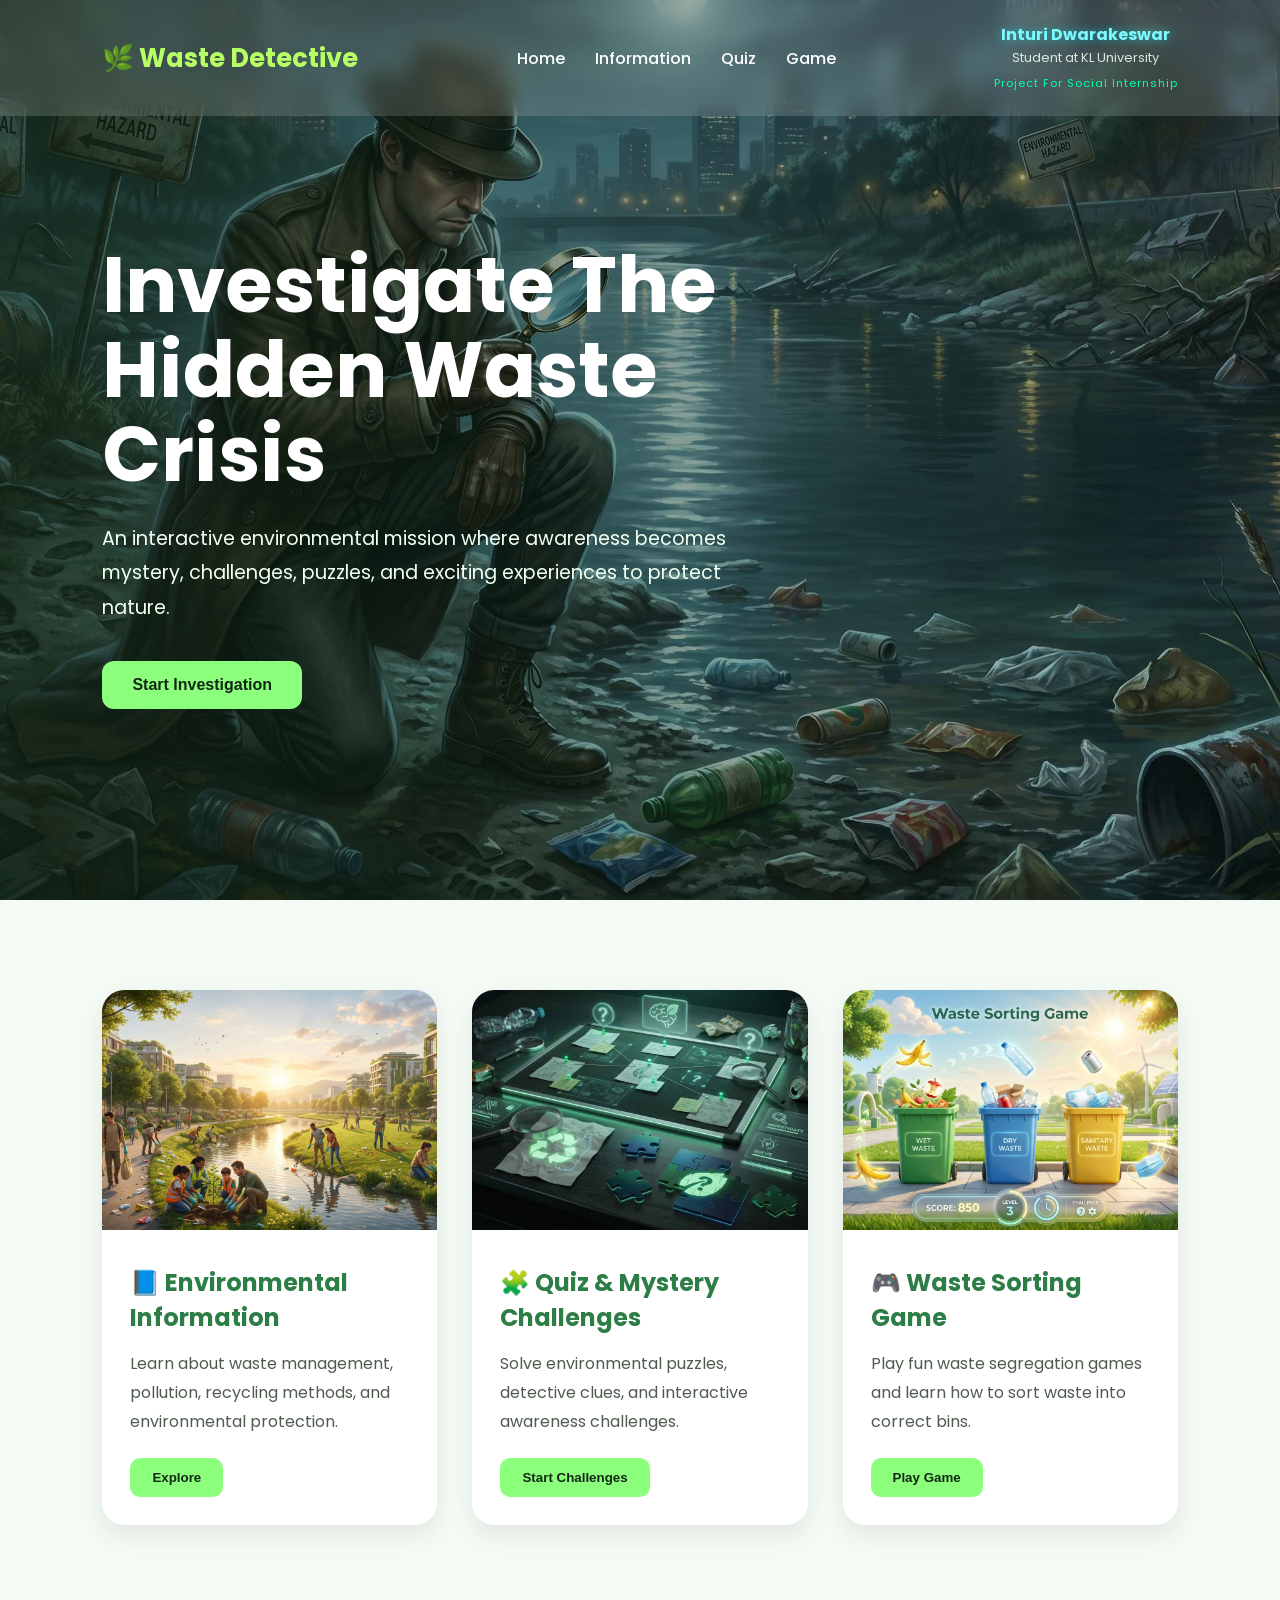
<file: index.html>
<!DOCTYPE html>
<html lang="en">

<head>
    <link rel="icon" type="image/jpeg" href="images/eco-logo.jpg">

    <meta charset="UTF-8">
    <meta name="viewport" content="width=device-width, initial-scale=1.0">

    <title>Waste Detective Mission</title>

    <link rel="stylesheet" href="style.css">

    <link href="https://fonts.googleapis.com/css2?family=Poppins:wght@300;400;500;600;700&display=swap" rel="stylesheet">

</head>

<body>

    <!-- HERO SECTION -->
    <section class="hero">

        <!-- HERO IMAGE -->
        <img src="images/detective-hero.jpg" class="hero-image">

        <!-- OVERLAY -->
        <div class="hero-overlay"></div>

        <!-- NAVBAR -->
        <nav>

            <div class="logo">
                🌿 Waste Detective
            </div>

            <ul>
                <li><a href="index.html">Home</a></li>
                <li><a href="info.html">Information</a></li>
                <li><a href="quiz.html">Quiz</a></li>
                <li><a href="game.html">Game</a></li>
            </ul>

            <div class="student-info">
                <h3>Inturi Dwarakeswar</h3>
                <p>Student at KL University</p>
                <span>Project For Social Internship</span>
            </div>

        </nav>

        <!-- HERO CONTENT -->
        <div class="hero-content">

            <h1>
                Investigate The Hidden Waste Crisis
            </h1>

            <p>
                An interactive environmental mission where awareness becomes mystery,
                challenges, puzzles, and exciting experiences to protect nature.
            </p>

            <div class="hero-buttons">

                <a href="#cards">
                    <button class="primary-btn">
                        Start Investigation
                    </button>
                </a>

            </div>

        </div>

    </section>

    <!-- CARDS SECTION -->
    <section class="cards-section" id="cards">

        <!-- INFORMATION -->
        <div class="card">

            <img src="images/environment-info.jpg">

            <div class="card-content">

                <h2>📘 Environmental Information</h2>

                <p>
                    Learn about waste management, pollution,
                    recycling methods, and environmental protection.
                </p>

                <a href="info.html">
                    <button>Explore</button>
                </a>

            </div>

        </div>

        <!-- QUIZ -->
        <div class="card">

            <img src="images/mystery-quiz.jpg">

            <div class="card-content">

                <h2>🧩 Quiz & Mystery Challenges</h2>

                <p>
                    Solve environmental puzzles, detective clues,
                    and interactive awareness challenges.
                </p>

                <a href="quiz.html">
                    <button>Start Challenges</button>
                </a>

            </div>

        </div>

        <!-- GAME -->
        <div class="card">

            <img src="images/waste-game.jpg">

            <div class="card-content">

                <h2>🎮 Waste Sorting Game</h2>

                <p>
                    Play fun waste segregation games and learn how to
                    sort waste into correct bins.
                </p>

                <a href="game.html">
                    <button>Play Game</button>
                </a>

            </div>

        </div>

    </section>

</body>

</html>
</file>
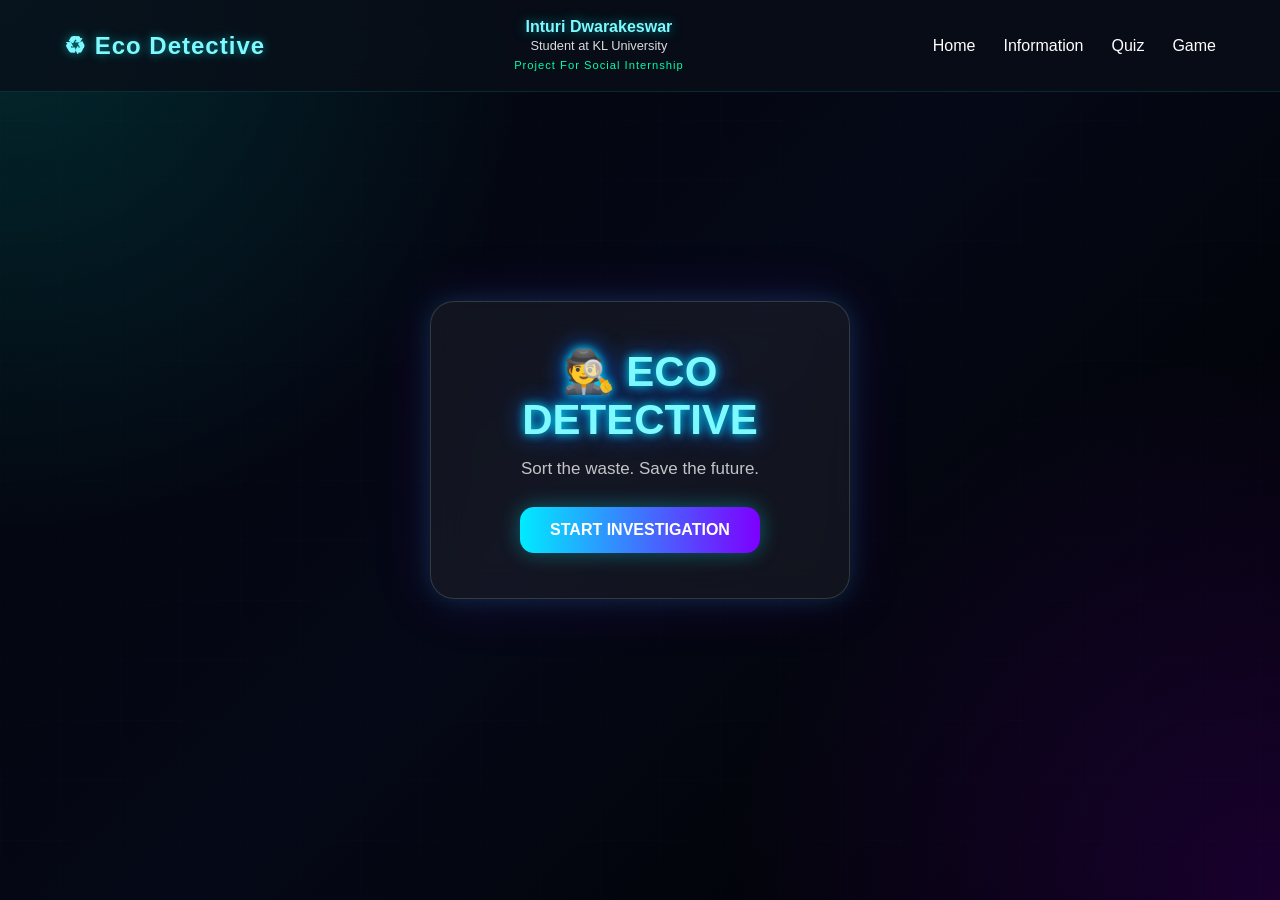
<file: game.html>
<!DOCTYPE html>
<html lang="en">

<head>
    <meta charset="UTF-8">
    <meta name="viewport" content="width=device-width, initial-scale=1.0">
    <title>Eco Detective Game</title>

    <link rel="stylesheet" href="game.css">
</head>

<body>

<!-- =========================
     GAME NAVBAR
========================= -->

<nav class="game-navbar">

    <!-- LEFT LOGO -->
    <div class="game-logo">
        ♻ Eco Detective
    </div>

    <!-- CENTER STUDENT INFO -->
    <div class="student-info">
        <h3>Inturi Dwarakeswar</h3>
        <p>Student at KL University</p>
        <span>Project For Social Internship</span>
    </div>

    <!-- RIGHT NAVIGATION -->
    <ul class="game-nav-links">

        <li><a href="index.html">Home</a></li>

        <li><a href="info.html">Information</a></li>

        <li><a href="quiz.html">Quiz</a></li>

        <li><a href="game.html">Game</a></li>

    </ul>

</nav>

<!-- =========================
    START SCREEN
========================= -->



<div class="start-screen" id="startScreen">

    <div class="start-card">

        <h1>🕵️ ECO DETECTIVE</h1>

        <p>Sort the waste. Save the future.</p>

        <button onclick="startGame()">
            START INVESTIGATION
        </button>

    </div>

</div>

<!-- =========================
    TOP HUD
========================= -->

<div class="hud hidden" id="hud">

    <div class="score-box">
        SCORE:
        <span id="score">0</span>
    </div>

</div>

<!-- =========================
    MAIN GAME
========================= -->

<div class="game-wrapper hidden" id="gameWrapper">

    <!-- WASTE DISPLAY -->
    <div class="waste-zone">

        <div id="wasteItem" class="waste-item">
            🍌
        </div>

    </div>

    <!-- MESSAGE -->
    <div id="message"></div>

    <!-- BINS -->
    <div class="bin-zone">

        <div class="bin green" onclick="checkAnswer('wet')">

            <div class="bin-icon">🟢</div>

            <div class="bin-text">
                WET WASTE
            </div>

        </div>

        <div class="bin blue" onclick="checkAnswer('dry')">

            <div class="bin-icon">🔵</div>

            <div class="bin-text">
                DRY WASTE
            </div>

        </div>

        <div class="bin red" onclick="checkAnswer('sanitary')">

            <div class="bin-icon">🔴</div>

            <div class="bin-text">
                SANITARY
            </div>

        </div>

        <div class="bin black" onclick="checkAnswer('ewaste')">

            <div class="bin-icon">⚫</div>

            <div class="bin-text">
                E-WASTE
            </div>

        </div>

    </div>

</div>

<script src="game.js"></script>

</body>
</html>
</file>
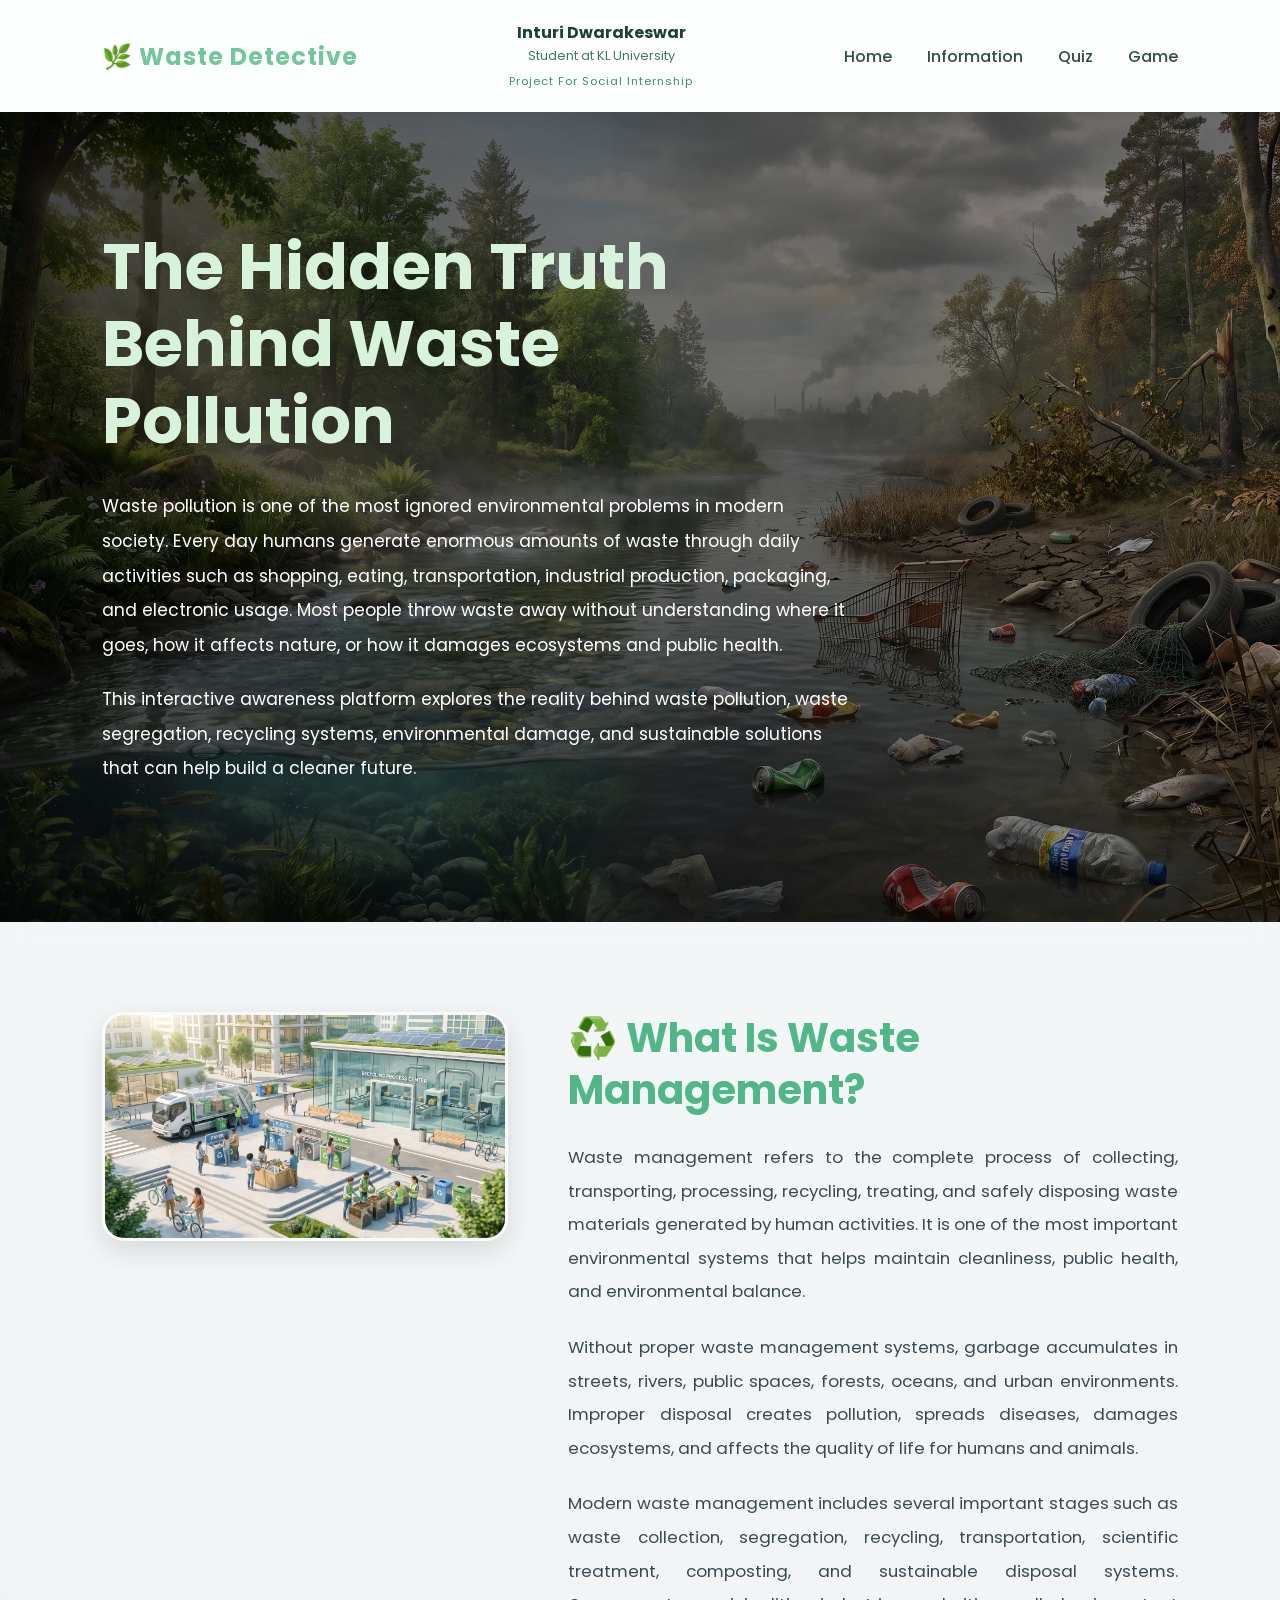
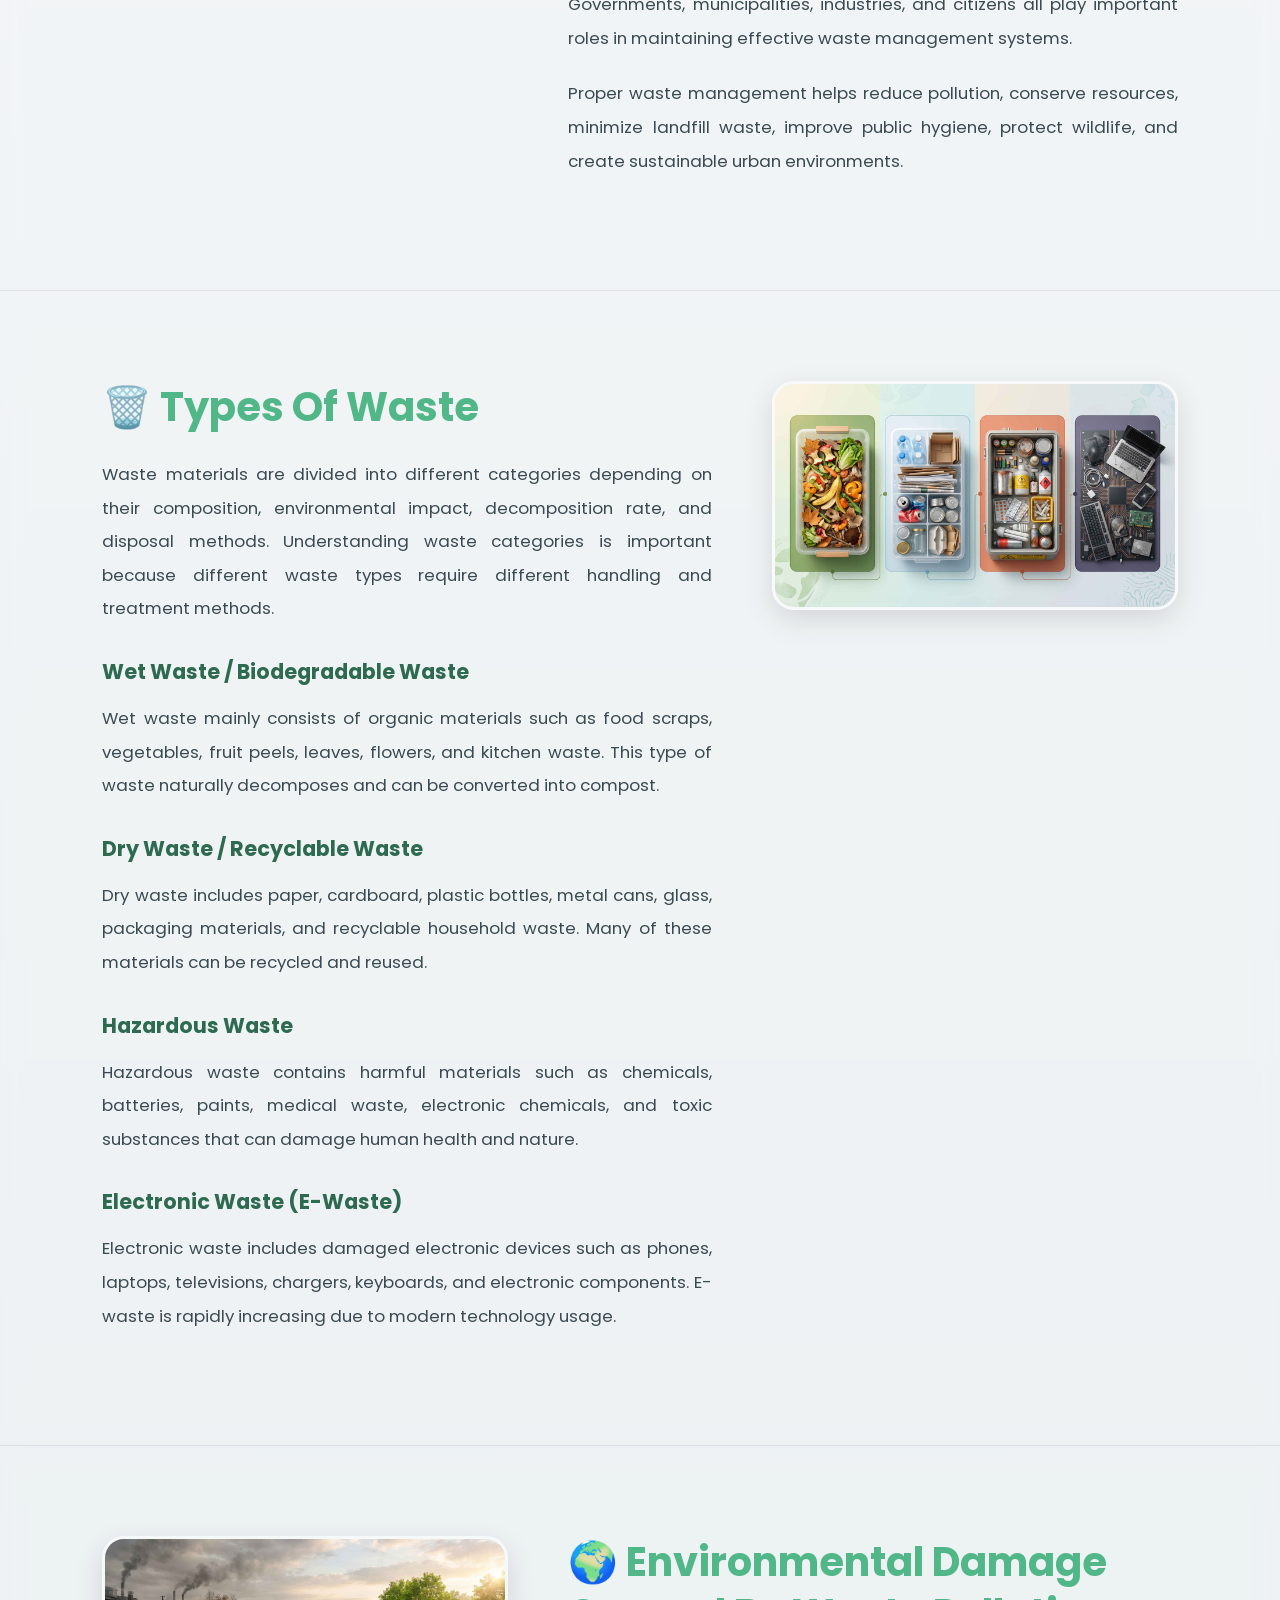
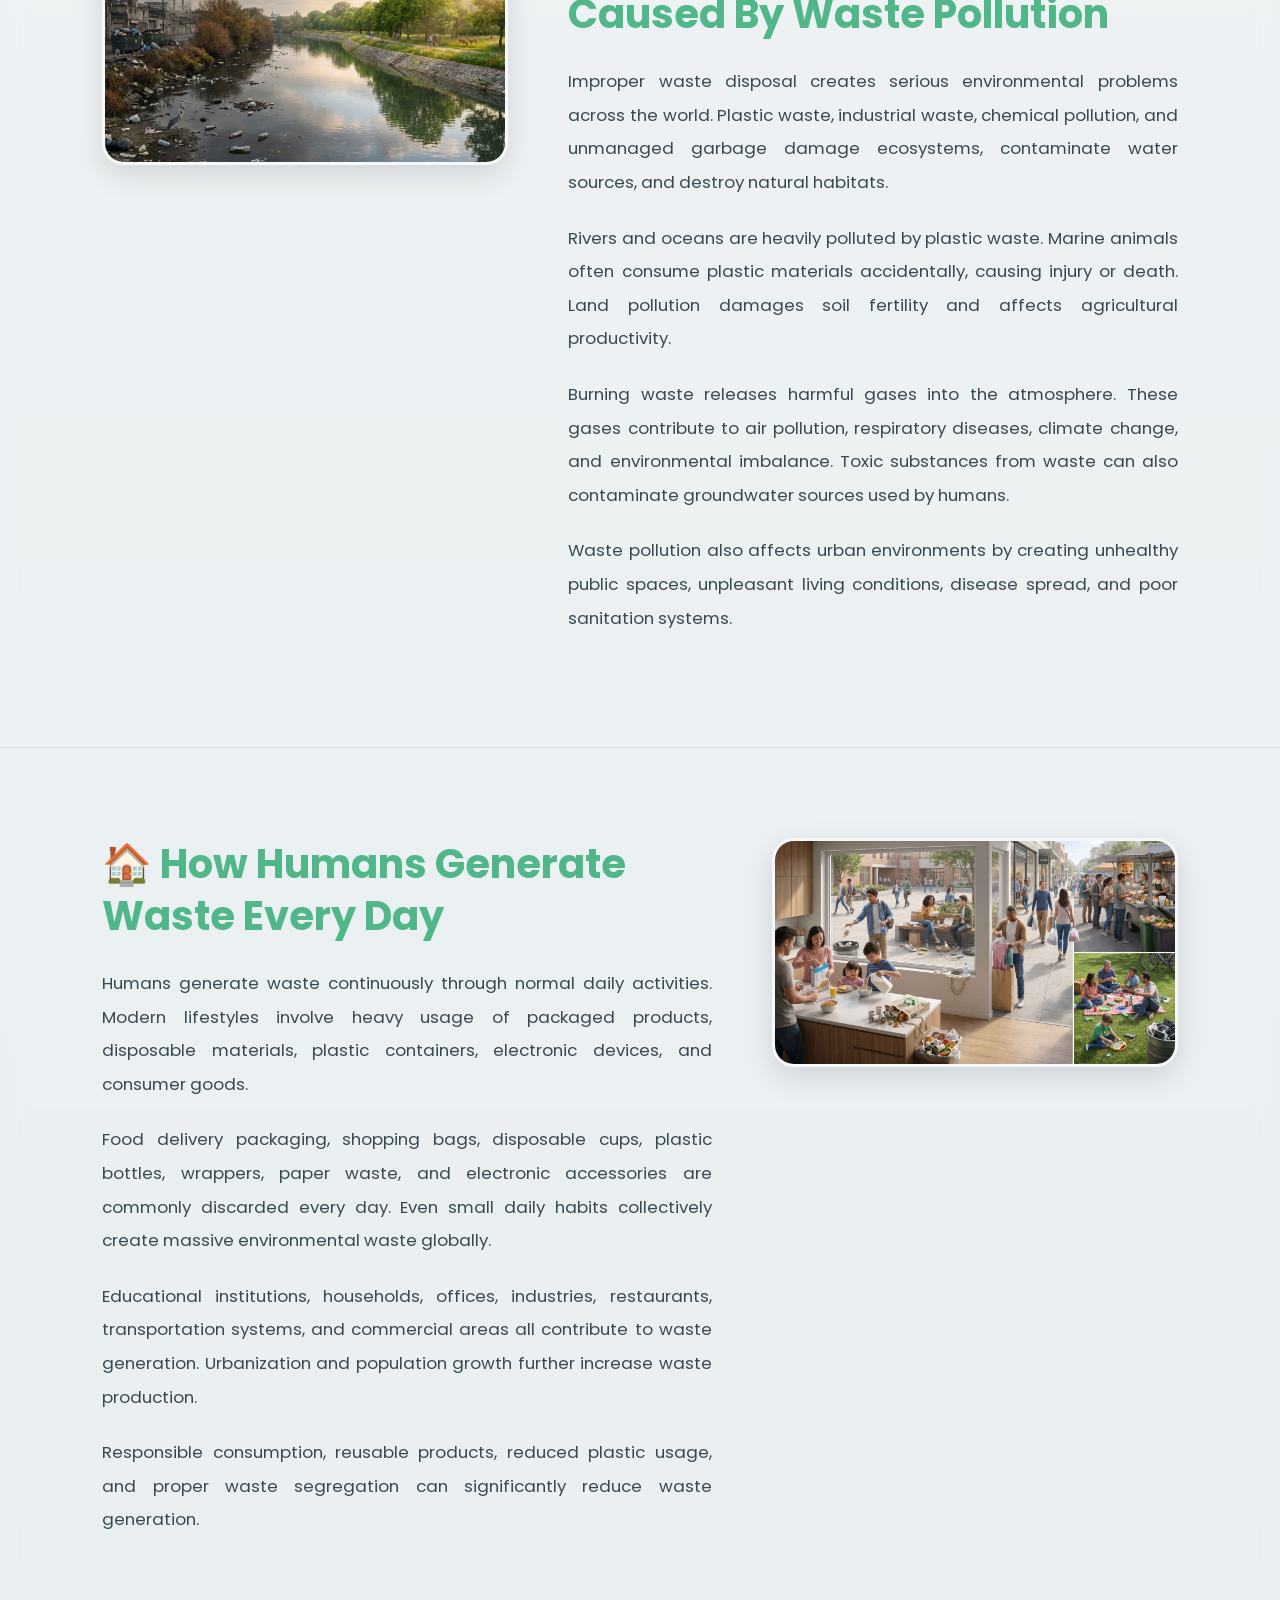
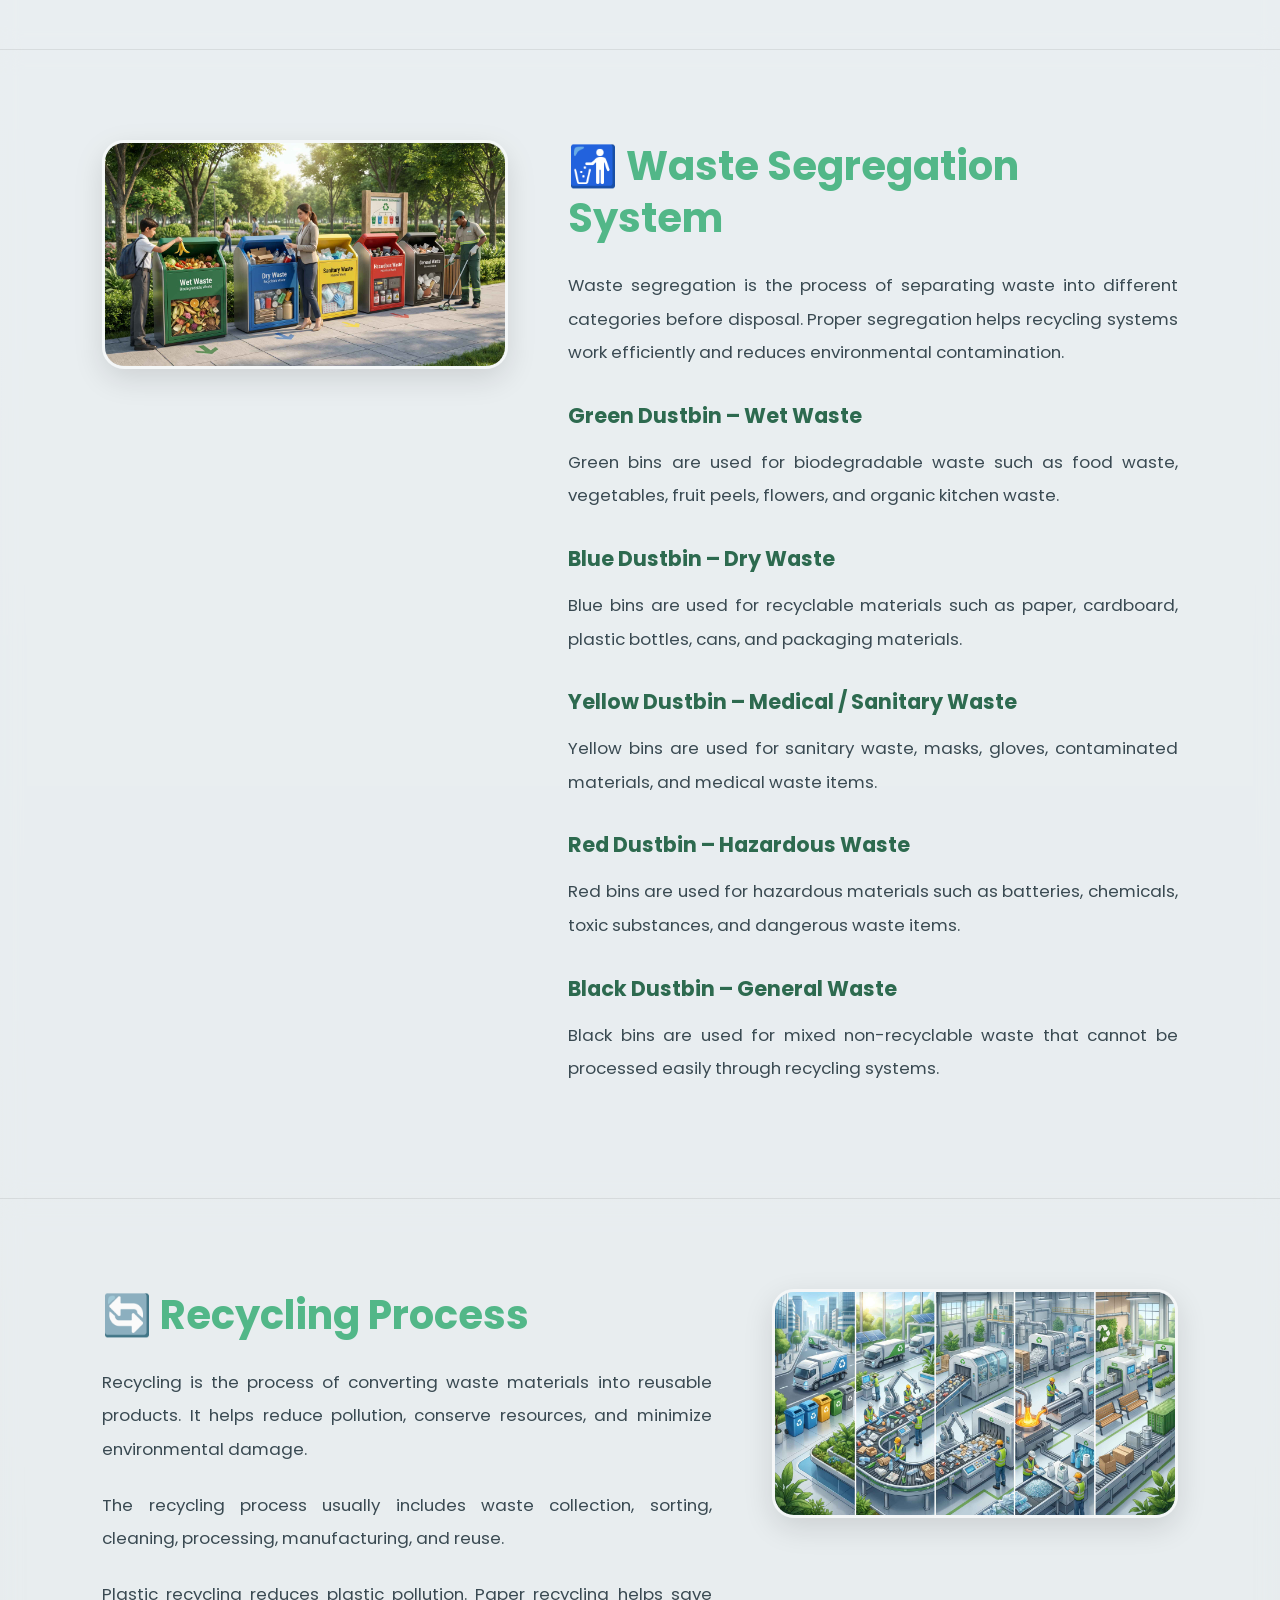
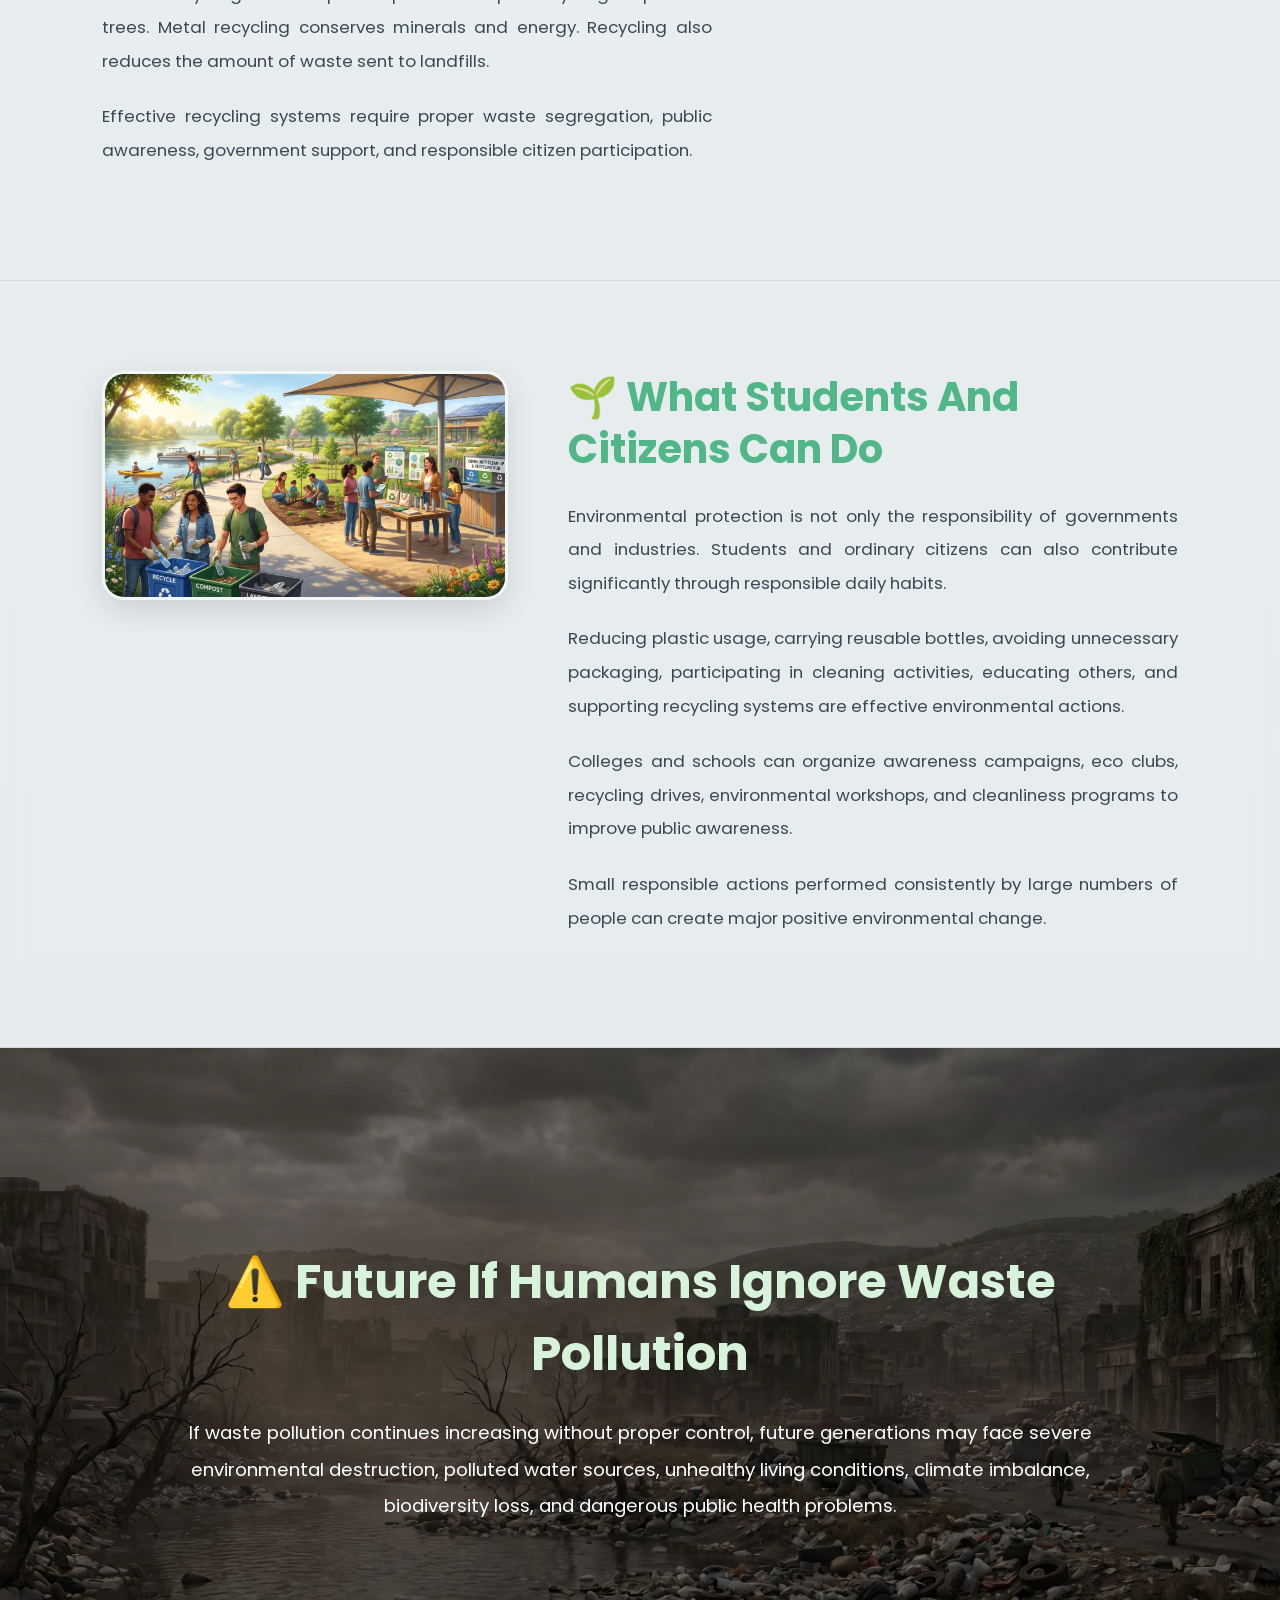
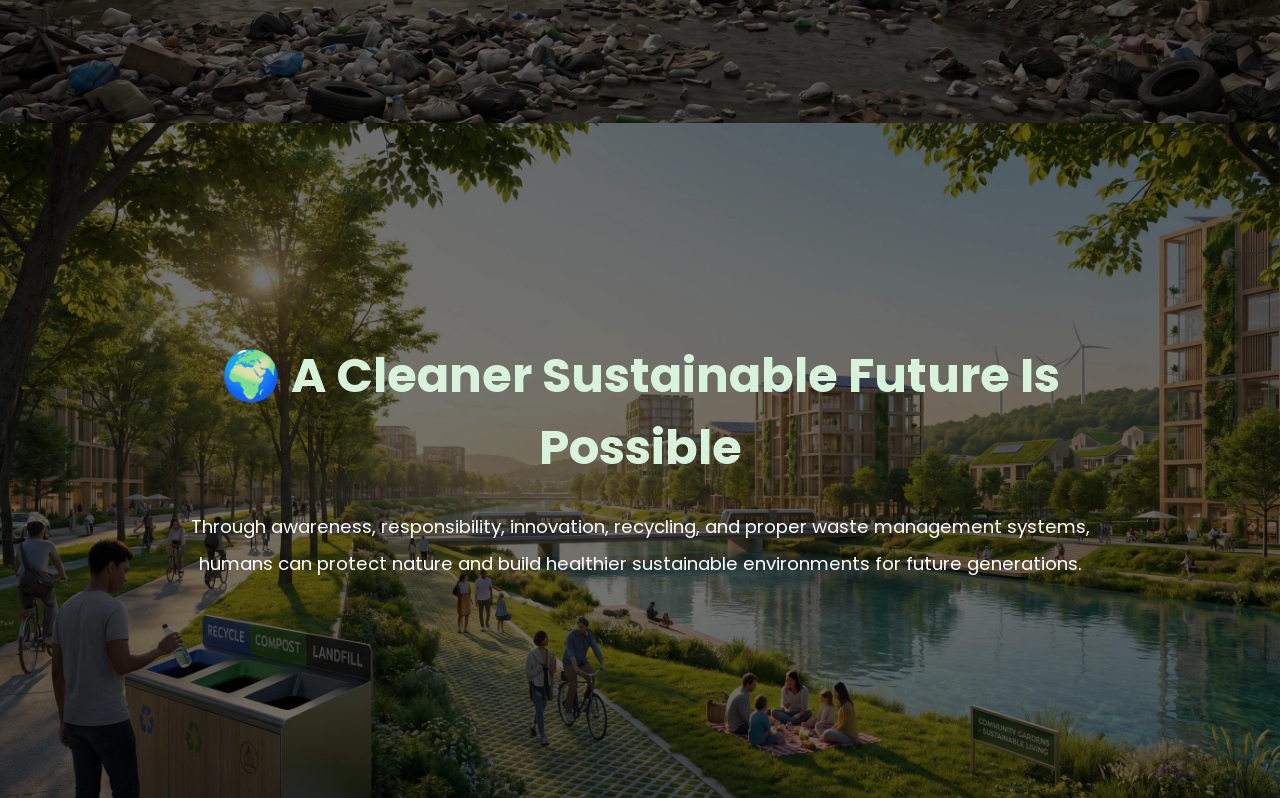
<file: info.html>
<!DOCTYPE html>
<html lang="en">

<head>
    <link rel="icon" type="image/jpeg" href="images/eco-logo.jpg">

    <meta charset="UTF-8">
    <meta name="viewport" content="width=device-width, initial-scale=1.0">

    <title>Waste Management Information</title>

    <link rel="stylesheet" href="style.css">

    <link href="https://fonts.googleapis.com/css2?family=Poppins:wght@300;400;500;600;700&display=swap" rel="stylesheet">

</head>

<body>

    <!-- NAVBAR -->

    <nav class="info-navbar">

        <div class="info-logo">
            🌿 Waste Detective
        </div>

        <div class="student-info info-student-info">
        <h3>Inturi Dwarakeswar</h3>
        <p>Student at KL University</p>
        <span>Project For Social Internship</span>
    </div>

        <ul class="info-nav-links">

            <li><a href="index.html">Home</a></li>
            <li><a href="info.html">Information</a></li>
            <li><a href="quiz.html">Quiz</a></li>
            <li><a href="game.html">Game</a></li>

        </ul>

    </nav>





    <!-- HERO SECTION -->

    <section class="info-hero">

        <div class="info-hero-overlay"></div>

        <img src="images/info-intro.jpg" alt="Waste Awareness">

        <div class="info-hero-content">

            <h1>
                The Hidden Truth Behind Waste Pollution
            </h1>

            <p>
                Waste pollution is one of the most ignored environmental problems in modern society.
                Every day humans generate enormous amounts of waste through daily activities such as
                shopping, eating, transportation, industrial production, packaging, and electronic usage.
                Most people throw waste away without understanding where it goes, how it affects nature,
                or how it damages ecosystems and public health.
            </p>

            <p>
                This interactive awareness platform explores the reality behind waste pollution,
                waste segregation, recycling systems, environmental damage, and sustainable solutions
                that can help build a cleaner future.
            </p>

        </div>

    </section>





    <!-- SECTION 1 -->

    <section class="article-section">

        <div class="article-image">

            <img src="images/waste-management.jpg" alt="Waste Management">

        </div>

        <div class="article-content">

            <h2>♻️ What Is Waste Management?</h2>

            <p>
                Waste management refers to the complete process of collecting, transporting,
                processing, recycling, treating, and safely disposing waste materials generated
                by human activities. It is one of the most important environmental systems that
                helps maintain cleanliness, public health, and environmental balance.
            </p>

            <p>
                Without proper waste management systems, garbage accumulates in streets,
                rivers, public spaces, forests, oceans, and urban environments. Improper disposal
                creates pollution, spreads diseases, damages ecosystems, and affects the quality
                of life for humans and animals.
            </p>

            <p>
                Modern waste management includes several important stages such as waste collection,
                segregation, recycling, transportation, scientific treatment, composting, and
                sustainable disposal systems. Governments, municipalities, industries, and citizens
                all play important roles in maintaining effective waste management systems.
            </p>

            <p>
                Proper waste management helps reduce pollution, conserve resources,
                minimize landfill waste, improve public hygiene, protect wildlife,
                and create sustainable urban environments.
            </p>

        </div>

    </section>





    <!-- SECTION 2 -->

    <section class="article-section reverse-layout">

        <div class="article-image">

            <img src="images/waste-types.jpg" alt="Types of Waste">

        </div>

        <div class="article-content">

            <h2>🗑️ Types Of Waste</h2>

            <p>
                Waste materials are divided into different categories depending on their
                composition, environmental impact, decomposition rate, and disposal methods.
                Understanding waste categories is important because different waste types require
                different handling and treatment methods.
            </p>

            <h3>Wet Waste / Biodegradable Waste</h3>

            <p>
                Wet waste mainly consists of organic materials such as food scraps,
                vegetables, fruit peels, leaves, flowers, and kitchen waste.
                This type of waste naturally decomposes and can be converted into compost.
            </p>

            <h3>Dry Waste / Recyclable Waste</h3>

            <p>
                Dry waste includes paper, cardboard, plastic bottles, metal cans,
                glass, packaging materials, and recyclable household waste.
                Many of these materials can be recycled and reused.
            </p>

            <h3>Hazardous Waste</h3>

            <p>
                Hazardous waste contains harmful materials such as chemicals,
                batteries, paints, medical waste, electronic chemicals,
                and toxic substances that can damage human health and nature.
            </p>

            <h3>Electronic Waste (E-Waste)</h3>

            <p>
                Electronic waste includes damaged electronic devices such as phones,
                laptops, televisions, chargers, keyboards, and electronic components.
                E-waste is rapidly increasing due to modern technology usage.
            </p>

        </div>

    </section>





    <!-- SECTION 3 -->

    <section class="article-section">

        <div class="article-image">

            <img src="images/pollution-impact.jpg" alt="Pollution">

        </div>

        <div class="article-content">

            <h2>🌍 Environmental Damage Caused By Waste Pollution</h2>

            <p>
                Improper waste disposal creates serious environmental problems across the world.
                Plastic waste, industrial waste, chemical pollution, and unmanaged garbage damage
                ecosystems, contaminate water sources, and destroy natural habitats.
            </p>

            <p>
                Rivers and oceans are heavily polluted by plastic waste. Marine animals often
                consume plastic materials accidentally, causing injury or death. Land pollution
                damages soil fertility and affects agricultural productivity.
            </p>

            <p>
                Burning waste releases harmful gases into the atmosphere. These gases contribute
                to air pollution, respiratory diseases, climate change, and environmental imbalance.
                Toxic substances from waste can also contaminate groundwater sources used by humans.
            </p>

            <p>
                Waste pollution also affects urban environments by creating unhealthy public spaces,
                unpleasant living conditions, disease spread, and poor sanitation systems.
            </p>

        </div>

    </section>





    <!-- SECTION 4 -->

    <section class="article-section reverse-layout">

        <div class="article-image">

            <img src="images/daily-waste.jpg" alt="Daily Waste">

        </div>

        <div class="article-content">

            <h2>🏠 How Humans Generate Waste Every Day</h2>

            <p>
                Humans generate waste continuously through normal daily activities.
                Modern lifestyles involve heavy usage of packaged products, disposable materials,
                plastic containers, electronic devices, and consumer goods.
            </p>

            <p>
                Food delivery packaging, shopping bags, disposable cups, plastic bottles,
                wrappers, paper waste, and electronic accessories are commonly discarded every day.
                Even small daily habits collectively create massive environmental waste globally.
            </p>

            <p>
                Educational institutions, households, offices, industries, restaurants,
                transportation systems, and commercial areas all contribute to waste generation.
                Urbanization and population growth further increase waste production.
            </p>

            <p>
                Responsible consumption, reusable products, reduced plastic usage,
                and proper waste segregation can significantly reduce waste generation.
            </p>

        </div>

    </section>





    <!-- SECTION 5 -->

    <section class="article-section">

        <div class="article-image">

            <img src="images/waste-segregation.jpg" alt="Waste Segregation">

        </div>

        <div class="article-content">

            <h2>🚮 Waste Segregation System</h2>

            <p>
                Waste segregation is the process of separating waste into different categories
                before disposal. Proper segregation helps recycling systems work efficiently
                and reduces environmental contamination.
            </p>

            <h3>Green Dustbin – Wet Waste</h3>

            <p>
                Green bins are used for biodegradable waste such as food waste,
                vegetables, fruit peels, flowers, and organic kitchen waste.
            </p>

            <h3>Blue Dustbin – Dry Waste</h3>

            <p>
                Blue bins are used for recyclable materials such as paper,
                cardboard, plastic bottles, cans, and packaging materials.
            </p>

            <h3>Yellow Dustbin – Medical / Sanitary Waste</h3>

            <p>
                Yellow bins are used for sanitary waste, masks, gloves,
                contaminated materials, and medical waste items.
            </p>

            <h3>Red Dustbin – Hazardous Waste</h3>

            <p>
                Red bins are used for hazardous materials such as batteries,
                chemicals, toxic substances, and dangerous waste items.
            </p>

            <h3>Black Dustbin – General Waste</h3>

            <p>
                Black bins are used for mixed non-recyclable waste that
                cannot be processed easily through recycling systems.
            </p>

        </div>

    </section>





    <!-- SECTION 6 -->

    <section class="article-section reverse-layout">

        <div class="article-image">

            <img src="images/recycling-process.jpg" alt="Recycling">

        </div>

        <div class="article-content">

            <h2>🔄 Recycling Process</h2>

            <p>
                Recycling is the process of converting waste materials into reusable products.
                It helps reduce pollution, conserve resources, and minimize environmental damage.
            </p>

            <p>
                The recycling process usually includes waste collection, sorting,
                cleaning, processing, manufacturing, and reuse.
            </p>

            <p>
                Plastic recycling reduces plastic pollution. Paper recycling helps save trees.
                Metal recycling conserves minerals and energy. Recycling also reduces the amount
                of waste sent to landfills.
            </p>

            <p>
                Effective recycling systems require proper waste segregation,
                public awareness, government support, and responsible citizen participation.
            </p>

        </div>

    </section>





    <!-- SECTION 7 -->

    <section class="article-section">

        <div class="article-image">

            <img src="images/student-action.jpg" alt="Student Action">

        </div>

        <div class="article-content">

            <h2>🌱 What Students And Citizens Can Do</h2>

            <p>
                Environmental protection is not only the responsibility of governments
                and industries. Students and ordinary citizens can also contribute
                significantly through responsible daily habits.
            </p>

            <p>
                Reducing plastic usage, carrying reusable bottles, avoiding unnecessary packaging,
                participating in cleaning activities, educating others, and supporting recycling
                systems are effective environmental actions.
            </p>

            <p>
                Colleges and schools can organize awareness campaigns, eco clubs,
                recycling drives, environmental workshops, and cleanliness programs
                to improve public awareness.
            </p>

            <p>
                Small responsible actions performed consistently by large numbers of people
                can create major positive environmental change.
            </p>

        </div>

    </section>





    <!-- SECTION 8 -->

    <section class="future-section">

        <img src="images/polluted-future.jpg" alt="Polluted Future">

        <div class="future-overlay"></div>

        <div class="future-content">

            <h2>⚠️ Future If Humans Ignore Waste Pollution</h2>

            <p>
                If waste pollution continues increasing without proper control,
                future generations may face severe environmental destruction,
                polluted water sources, unhealthy living conditions,
                climate imbalance, biodiversity loss, and dangerous public health problems.
            </p>

        </div>

    </section>





    <!-- FINAL SECTION -->

    <section class="future-section">

        <img src="images/sustainable-future.jpg" alt="Sustainable Future">

        <div class="future-overlay"></div>

        <div class="future-content">

            <h2>🌍 A Cleaner Sustainable Future Is Possible</h2>

            <p>
                Through awareness, responsibility, innovation, recycling,
                and proper waste management systems, humans can protect nature
                and build healthier sustainable environments for future generations.
            </p>

        </div>

    </section>





</body>

</html>
</file>
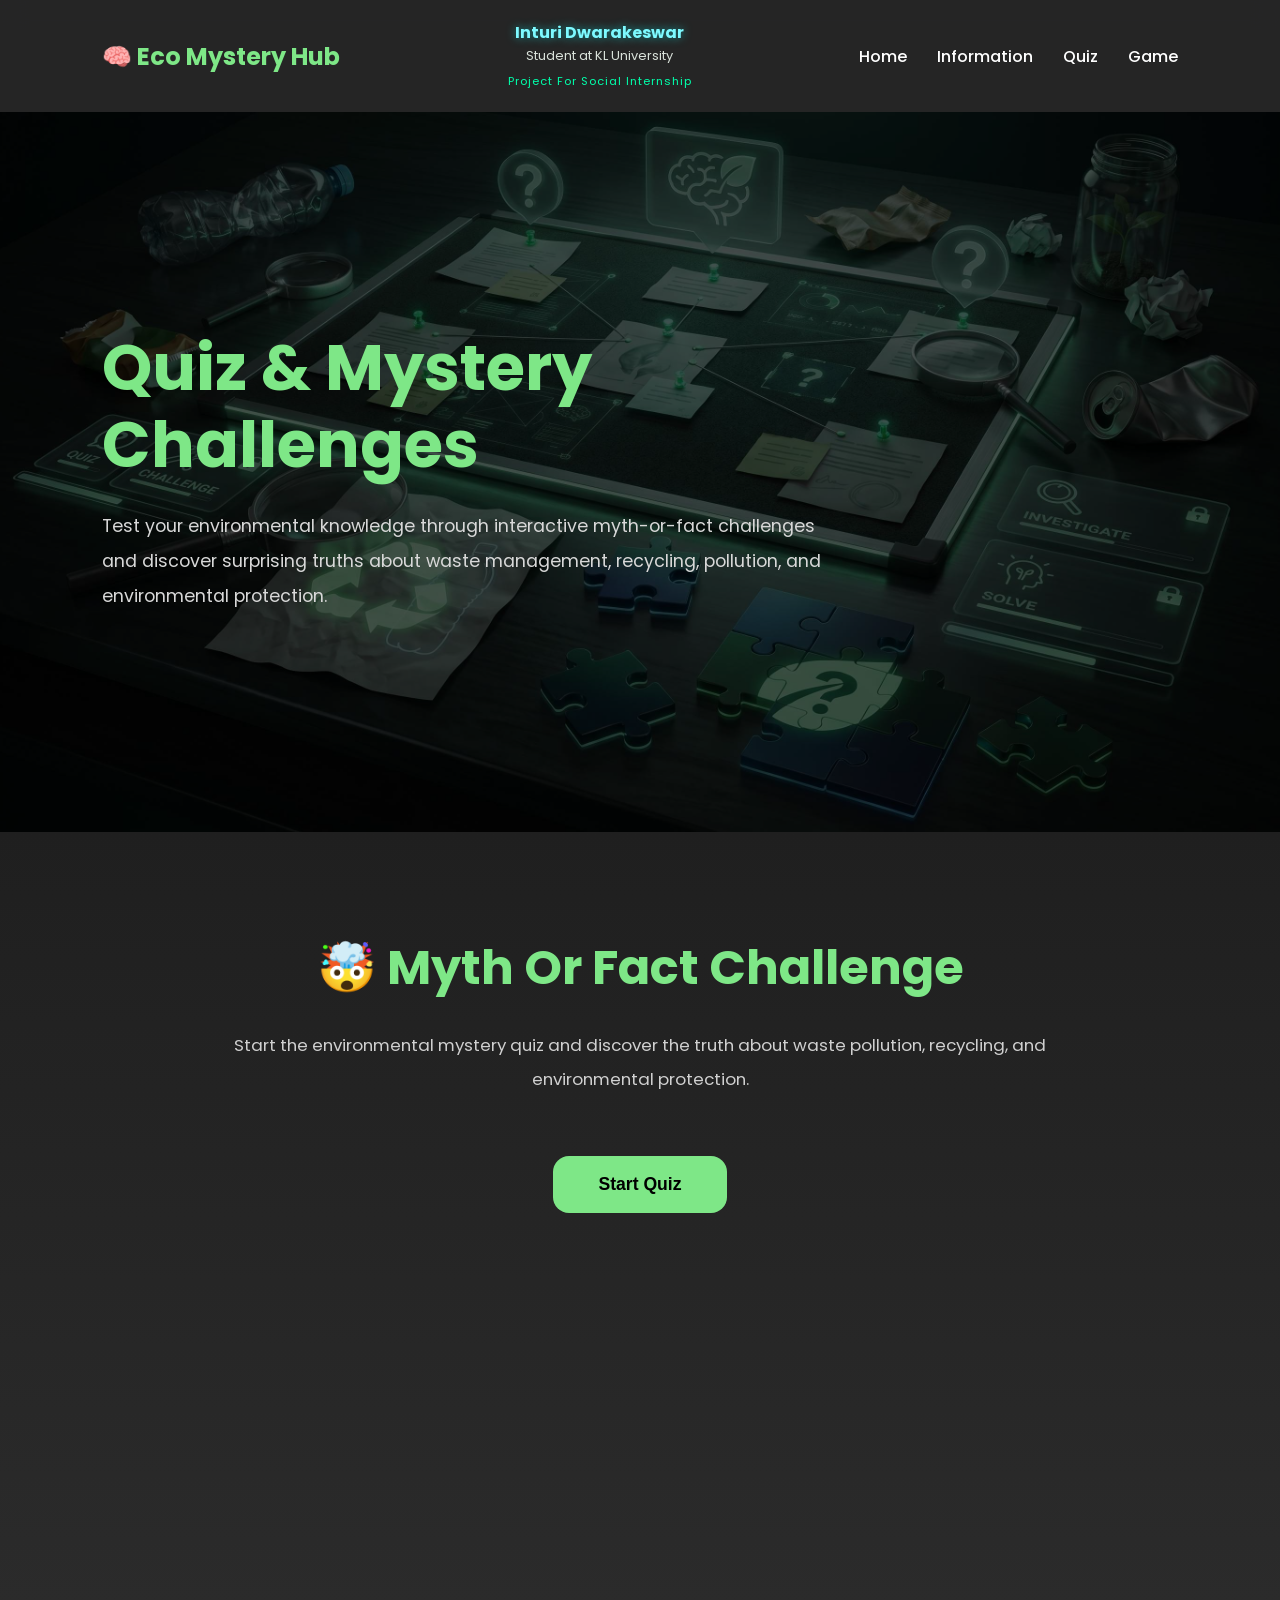
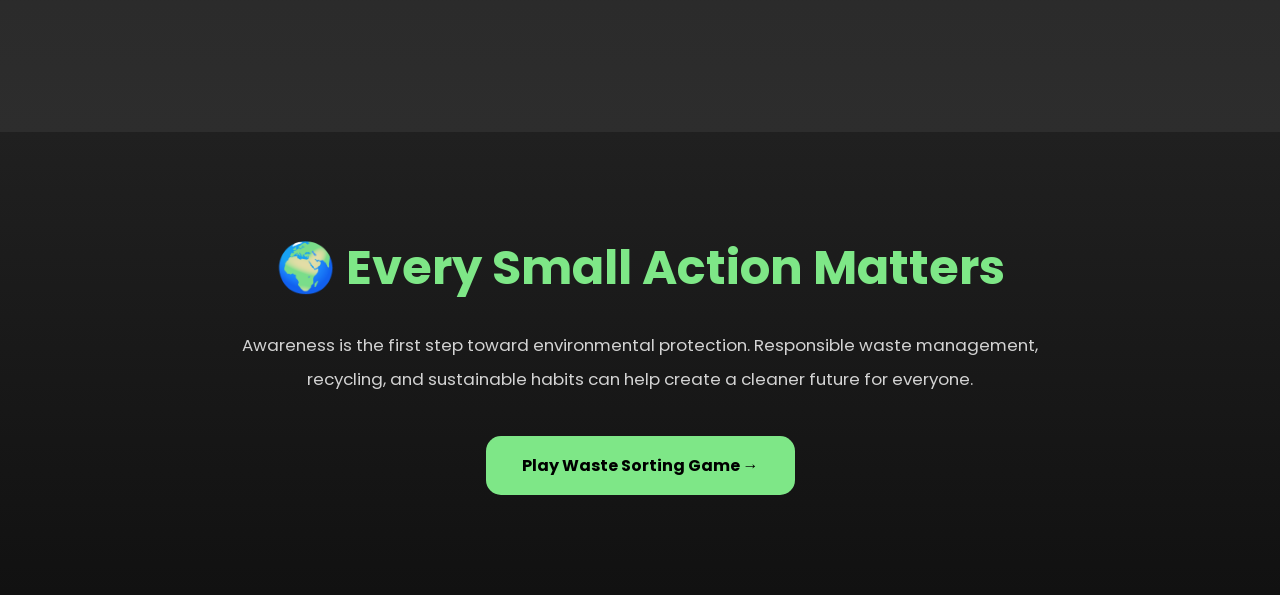
<file: quiz.html>
<!DOCTYPE html>
<html lang="en">

<head>
    <link rel="icon" type="image/jpeg" href="images/eco-logo.jpg">

    <meta charset="UTF-8">
    <meta name="viewport" content="width=device-width, initial-scale=1.0">

    <title>Quiz & Mystery Challenges</title>

    <link rel="stylesheet" href="style.css">

    <link href="https://fonts.googleapis.com/css2?family=Poppins:wght@300;400;500;600;700&display=swap" rel="stylesheet">

</head>

<body>



    <!-- NAVBAR -->

    <nav class="quiz-navbar">

        <div class="quiz-logo">
            🧠 Eco Mystery Hub
        </div>

        <div class="student-info">
        <h3>Inturi Dwarakeswar</h3>
        <p>Student at KL University</p>
        <span>Project For Social Internship</span>
    </div>

        <ul class="quiz-nav-links">

            <li><a href="index.html">Home</a></li>
            <li><a href="info.html">Information</a></li>
            <li><a href="quiz.html">Quiz</a></li>
            <li><a href="game.html">Game</a></li>

        </ul>

    </nav>





    <!-- HERO SECTION -->

    <section class="quiz-hero">

        <div class="quiz-overlay"></div>

        <img src="images/mystery-quiz.jpg" alt="Quiz Hero">

        <div class="quiz-hero-content">

            <h1>
                Quiz & Mystery Challenges
            </h1>

            <p>
                Test your environmental knowledge through interactive myth-or-fact
                challenges and discover surprising truths about waste management,
                recycling, pollution, and environmental protection.
            </p>

        </div>

    </section>





    <!-- QUIZ SECTION -->

    <section class="myth-section">

        <h2>🤯 Myth Or Fact Challenge</h2>

        <p class="quiz-intro">
            Start the environmental mystery quiz and discover the truth about
            waste pollution, recycling, and environmental protection.
        </p>



        <!-- START SCREEN -->

        <div class="start-screen" id="startScreen">

            <button class="start-btn" onclick="startQuiz()">
                Start Quiz
            </button>

        </div>



        <!-- QUIZ CONTAINER -->

        <div class="quiz-container hidden" id="quizContainer">

            <div class="question-box">

                <h3 id="questionText">
                    Question appears here
                </h3>

                <div class="quiz-buttons">

                    <button onclick="checkAnswer('myth')">
                        MYTH
                    </button>

                    <button onclick="checkAnswer('fact')">
                        FACT
                    </button>

                </div>

                <p class="answer-text" id="answerText"></p>

                <button class="next-btn hidden" id="nextBtn" onclick="nextQuestion()">
                    Next Question →
                </button>

            </div>

        </div>



        <!-- RESULT SCREEN -->

        <div class="result-screen hidden" id="resultScreen">

            <h2>
                🎉 Quiz Completed
            </h2>

            <p id="scoreText">
                Your Score: 0 / 10
            </p>

            <p class="result-message">
                Every correct answer increases environmental awareness.
                Small knowledge creates big environmental change.
            </p>

        </div>

    </section>





    <!-- FINAL SECTION -->

    <section class="quiz-ending">

        <h2>
            🌍 Every Small Action Matters
        </h2>

        <p>
            Awareness is the first step toward environmental protection.
            Responsible waste management, recycling, and sustainable habits
            can help create a cleaner future for everyone.
        </p>

        <a href="game.html" class="game-btn">
            Play Waste Sorting Game →
        </a>

    </section>



    <script src="script.js"></script>

</body>

</html>
</file>
<file: style.css>
/* ========================= */
/* GLOBAL RESET */
/* ========================= */

*{
    margin:0;
    padding:0;
    box-sizing:border-box;
}

/* Smooth scroll for Start Investigation button */
html{
    scroll-behavior:smooth;
}

/* ========================= */
/* BODY */
/* ========================= */

body{
    font-family:'Poppins',sans-serif;
    background:#eef7ee;
    color:#1d2b1f;
    overflow-x:hidden;
}

/* ========================= */
/* HERO SECTION */
/* ========================= */

.hero{
    position:relative;
    width:100%;
    height:100vh;
    overflow:hidden;
}

/* HERO IMAGE */

.hero-image{
    position:absolute;
    width:100%;
    height:100%;
    object-fit:cover;
}

/* OVERLAY (LIGHT ECO DARKENING FOR TEXT READABILITY) */

.hero-overlay{
    position:absolute;
    width:100%;
    height:100%;
    background:linear-gradient(
        to right,
        rgba(16,40,20,0.65),
        rgba(16,40,20,0.25)
    );
}

/* ========================= */
/* NAVBAR */
/* ========================= */

nav{
    position:relative;
    z-index:100;
    width:100%;
    display:flex;
    justify-content:space-between;
    align-items:center;
    padding:22px 8%;
    background:rgba(255,255,255,0.15);
    backdrop-filter:blur(10px);
}

/* LOGO */

.logo{
    font-size:1.6rem;
    font-weight:700;
    color:#b8ff66;
}

/* NAV LINKS */

nav ul{
    display:flex;
    gap:30px;
    list-style:none;
}

nav ul li a{
    text-decoration:none;
    color:white;
    font-weight:500;
    transition:0.3s;
}

nav ul li a:hover{
    color:#b8ff66;
}

/* STUDENT INFO */

.student-info{
    text-align:right;
}

.student-info h3{
    color:#b8ff66;
    font-size:1rem;
}

.student-info p,
.student-info span{
    color:#eef7ee;
    font-size:0.8rem;
}

/* ========================= */
/* HERO CONTENT */
/* ========================= */

.hero-content{
    position:relative;
    z-index:10;
    height:80%;
    display:flex;
    flex-direction:column;
    justify-content:center;
    padding:0 8%;
    max-width:850px;
}

/* TITLE */

.hero-content h1{
    font-size:4.8rem;
    line-height:1.1;
    margin-bottom:25px;
    color:white;
}

/* TEXT */

.hero-content p{
    font-size:1.2rem;
    line-height:1.8;
    color:#f1fff1;
    max-width:700px;
    margin-bottom:35px;
}

/* ========================= */
/* BUTTONS */
/* ========================= */

.hero-buttons{
    display:flex;
    gap:20px;
}

.hero-buttons button{
    padding:15px 30px;
    border:none;
    border-radius:12px;
    font-size:1rem;
    font-weight:600;
    cursor:pointer;
    transition:0.3s;
}

/* PRIMARY BUTTON */

.primary-btn{
    background:#8cff7d;
    color:#102814;
}

/* BUTTON HOVER */

.hero-buttons button:hover{
    transform:translateY(-5px);
}

/* ========================= */
/* CARDS SECTION */
/* ========================= */

.cards-section{
    background:#f4fbf4;
    padding:90px 8%;
    display:grid;
    grid-template-columns:repeat(auto-fit,minmax(320px,1fr));
    gap:35px;
}

/* CARD */

.card{
    background:white;
    border-radius:22px;
    overflow:hidden;
    transition:0.4s;
    box-shadow:0 10px 25px rgba(0,0,0,0.08);
}

/* CARD HOVER */

.card:hover{
    transform:translateY(-10px);
    box-shadow:0 20px 35px rgba(0,0,0,0.12);
}

/* CARD IMAGE */

.card img{
    width:100%;
    height:240px;
    object-fit:cover;
}

/* CARD CONTENT */

.card-content{
    padding:28px;
}

/* CARD TITLE */

.card-content h2{
    margin-bottom:15px;
    color:#2d7d46;
}

/* CARD TEXT */

.card-content p{
    line-height:1.8;
    color:#4f5b4f;
    margin-bottom:22px;
}

/* CARD BUTTON */

.card-content button{
    padding:12px 22px;
    border:none;
    border-radius:10px;
    background:#8cff7d;
    color:#102814;
    font-weight:600;
    cursor:pointer;
    transition:0.3s;
}

/* CARD BUTTON HOVER */

.card-content button:hover{
    transform:scale(1.05);
}

/* ========================= */
/* RESPONSIVE DESIGN */
/* ========================= */

@media(max-width:950px){

    nav{
        flex-direction:column;
        gap:20px;
    }

    nav ul{
        flex-wrap:wrap;
        justify-content:center;
    }

    .hero-content h1{
        font-size:3rem;
    }
}

@media(max-width:600px){

    .hero-content h1{
        font-size:2.3rem;
    }

    .hero-content p{
        font-size:1rem;
    }

    .hero-buttons{
        flex-direction:column;
        width:100%;
    }

    .hero-buttons button{
        width:100%;
    }
}

/* ===================================== */
/* GLOBAL STYLES */
/* ===================================== */

*{
    margin:0;
    padding:0;
    box-sizing:border-box;
}

html{
    scroll-behavior:smooth;
}

body{
    font-family:'Poppins',sans-serif;
    background:linear-gradient(
        to bottom,
        #eef2f3,
        #d9e2e6,
        #cfd8dc
    );
    color:#1f2933;
    overflow-x:hidden;
}



/* ===================================== */
/* NAVBAR */
/* ===================================== */

.info-navbar{
    width:100%;
    display:flex;
    justify-content:space-between;
    align-items:center;
    padding:20px 8%;
    background:rgba(255,255,255,0.88);
    backdrop-filter:blur(12px);
    position:sticky;
    top:0;
    z-index:1000;
    box-shadow:0 4px 15px rgba(0,0,0,0.08);
}

.info-logo{
    font-size:1.5rem;
    font-weight:700;
    color:#74c69d;
    letter-spacing:1px;
}

.info-nav-links{
    display:flex;
    gap:35px;
    list-style:none;
}

.info-nav-links li a{
    text-decoration:none;
    color:#344e41;
    font-weight:500;
    transition:0.3s;
}

.info-nav-links li a:hover{
    color:#52b788;
}



/* ===================================== */
/* HERO SECTION */
/* ===================================== */

.info-hero{
    position:relative;
    width:100%;
    height:90vh;
    overflow:hidden;
}

.info-hero img{
    width:100%;
    height:100%;
    object-fit:cover;
}

.info-hero-overlay{
    position:absolute;
    inset:0;
    background:linear-gradient(
        to right,
        rgba(0,0,0,0.75),
        rgba(0,0,0,0.35)
    );
}

.info-hero-content{
    position:absolute;
    top:50%;
    left:8%;
    transform:translateY(-50%);
    max-width:750px;
    color:white;
}

.info-hero-content h1{
    font-size:4rem;
    line-height:1.2;
    margin-bottom:30px;
    color:#d8f3dc;
}

.info-hero-content p{
    font-size:1.08rem;
    line-height:2;
    margin-bottom:20px;
}



/* ===================================== */
/* ARTICLE SECTIONS */
/* ===================================== */

.article-section{
    width:100%;
    display:flex;
    align-items:flex-start;
    gap:60px;
    padding:90px 8%;
    border-bottom:1px solid rgba(0,0,0,0.08);
    background:rgba(255,255,255,0.45);
    backdrop-filter:blur(10px);
}

.reverse-layout{
    flex-direction:row-reverse;
}



/* ===================================== */
/* ARTICLE IMAGES */
/* ===================================== */

.article-image{
    flex:1;
    position:sticky;
    top:120px;
}

.article-image img{
    width:100%;
    max-width:500px;
    border-radius:22px;
    box-shadow:0 10px 30px rgba(0,0,0,0.12);
    border:3px solid rgba(255,255,255,0.5);
}



/* ===================================== */
/* ARTICLE CONTENT */
/* ===================================== */

.article-content{
    flex:1.5;
}

.article-content h2{
    font-size:2.5rem;
    color:#52b788;
    margin-bottom:25px;
    line-height:1.3;
}

.article-content h3{
    margin-top:30px;
    margin-bottom:15px;
    color:#2d6a4f;
    font-size:1.3rem;
}

.article-content p{
    font-size:1.05rem;
    line-height:2;
    color:#3a4a52;
    margin-bottom:22px;
    text-align:justify;
}



/* ===================================== */
/* FUTURE SECTIONS */
/* ===================================== */

.future-section{
    position:relative;
    width:100%;
    height:75vh;
    overflow:hidden;
}

.future-section img{
    width:100%;
    height:100%;
    object-fit:cover;
}

.future-overlay{
    position:absolute;
    inset:0;
    background:rgba(0,0,0,0.55);
}

.future-content{
    position:absolute;
    top:50%;
    left:50%;
    transform:translate(-50%,-50%);
    width:75%;
    text-align:center;
    color:white;
}

.future-content h2{
    font-size:3rem;
    margin-bottom:25px;
    color:#d8f3dc;
}

.future-content p{
    font-size:1.15rem;
    line-height:2;
}



/* ===================================== */
/* SCROLLBAR */
/* ===================================== */

::-webkit-scrollbar{
    width:10px;
}

::-webkit-scrollbar-track{
    background:#dfe7ea;
}

::-webkit-scrollbar-thumb{
    background:#74c69d;
    border-radius:10px;
}



/* ===================================== */
/* RESPONSIVE DESIGN */
/* ===================================== */

@media(max-width:1100px){

    .article-section{
        flex-direction:column;
    }

    .reverse-layout{
        flex-direction:column;
    }

    .article-image{
        position:relative;
        top:0;
        width:100%;
        display:flex;
        justify-content:center;
    }

    .article-image img{
        max-width:100%;
    }

}



@media(max-width:768px){

    .info-navbar{
        flex-direction:column;
        gap:20px;
    }

    .info-nav-links{
        flex-wrap:wrap;
        justify-content:center;
    }

    .info-hero-content{
        left:6%;
        right:6%;
    }

    .info-hero-content h1{
        font-size:2.7rem;
    }

    .article-content h2{
        font-size:2rem;
    }

    .future-content h2{
        font-size:2.2rem;
    }

}



@media(max-width:500px){

    .info-hero{
        height:100vh;
    }

    .info-hero-content h1{
        font-size:2.1rem;
    }

    .info-hero-content p{
        font-size:0.95rem;
        line-height:1.8;
    }

    .article-content p{
        font-size:0.96rem;
        line-height:1.9;
    }

    .future-content{
        width:90%;
    }

}

/* ===================================== */
/* QUIZ PAGE */
/* ===================================== */

/* ===================================== */
/* QUIZ PAGE */
/* ===================================== */

.quiz-navbar{
    width:100%;
    display:flex;
    justify-content:space-between;
    align-items:center;
    padding:20px 8%;
    background:rgba(20,20,20,0.92);
    backdrop-filter:blur(12px);
    position:sticky;
    top:0;
    z-index:1000;
}

.quiz-logo{
    font-size:1.5rem;
    font-weight:700;
    color:#7ee787;
}

.quiz-nav-links{
    display:flex;
    gap:30px;
    list-style:none;
}

.quiz-nav-links li a{
    text-decoration:none;
    color:white;
    transition:0.3s;
    font-weight:500;
}

.quiz-nav-links li a:hover{
    color:#7ee787;
}



/* ===================================== */
/* HERO SECTION */
/* ===================================== */

.quiz-hero{
    position:relative;
    width:100%;
    height:80vh;
    overflow:hidden;
}

.quiz-hero img{
    width:100%;
    height:100%;
    object-fit:cover;
}

.quiz-overlay{
    position:absolute;
    inset:0;
    background:rgba(0,0,0,0.68);
}

.quiz-hero-content{
    position:absolute;
    top:50%;
    left:8%;
    transform:translateY(-50%);
    max-width:750px;
    color:white;
}

.quiz-hero-content h1{
    font-size:4rem;
    margin-bottom:25px;
    color:#7ee787;
    line-height:1.2;
}

.quiz-hero-content p{
    font-size:1.1rem;
    line-height:2;
    color:#d8d8d8;
}



/* ===================================== */
/* QUIZ MAIN SECTION */
/* ===================================== */

.myth-section{
    padding:100px 8%;
    background:linear-gradient(
        to bottom,
        #1f1f1f,
        #2d2d2d
    );
    color:white;
    min-height:100vh;
}

.myth-section h2{
    text-align:center;
    font-size:3rem;
    margin-bottom:25px;
    color:#7ee787;
}

.quiz-intro{
    text-align:center;
    max-width:850px;
    margin:auto;
    line-height:2;
    color:#d0d0d0;
    margin-bottom:60px;
    font-size:1.05rem;
}



/* ===================================== */
/* START BUTTON */
/* ===================================== */

.start-screen{
    text-align:center;
}

.start-btn{
    padding:18px 45px;
    background:#7ee787;
    color:black;
    border:none;
    border-radius:16px;
    font-size:1.1rem;
    font-weight:700;
    cursor:pointer;
    transition:0.3s;
}

.start-btn:hover{
    transform:translateY(-4px);
    box-shadow:0 12px 30px rgba(126,231,135,0.35);
}



/* ===================================== */
/* QUIZ CONTAINER */
/* ===================================== */

.quiz-container{
    max-width:900px;
    margin:70px auto;
}



/* ===================================== */
/* QUESTION BOX */
/* ===================================== */

.question-box{
    background:rgba(255,255,255,0.06);
    border:1px solid rgba(126,231,135,0.25);
    border-radius:25px;
    padding:55px;
    backdrop-filter:blur(12px);
    box-shadow:0 10px 35px rgba(0,0,0,0.25);
}

.question-box h3{
    font-size:1.8rem;
    line-height:1.8;
    margin-bottom:40px;
    color:white;
}



/* ===================================== */
/* QUIZ BUTTONS */
/* ===================================== */

.quiz-buttons{
    display:flex;
    gap:25px;
    margin-bottom:30px;
}

.quiz-buttons button{
    padding:15px 34px;
    border:none;
    border-radius:14px;
    background:#353535;
    color:white;
    font-weight:700;
    cursor:pointer;
    transition:0.3s;
    font-size:1rem;
}

.quiz-buttons button:hover{
    background:#7ee787;
    color:black;
    transform:translateY(-3px);
}



/* ===================================== */
/* ANSWER TEXT */
/* ===================================== */

.answer-text{
    margin-top:20px;
    line-height:2;
    font-size:1.05rem;
    font-weight:500;
}



/* ===================================== */
/* NEXT BUTTON */
/* ===================================== */

.next-btn{
    margin-top:35px;
    padding:15px 34px;
    border:none;
    border-radius:14px;
    background:#7ee787;
    color:black;
    font-weight:700;
    cursor:pointer;
    transition:0.3s;
    font-size:1rem;
}

.next-btn:hover{
    transform:translateY(-3px);
}



/* ===================================== */
/* RESULT SCREEN */
/* ===================================== */

.result-screen{
    text-align:center;
    margin-top:70px;
}

.result-screen h2{
    font-size:3rem;
    color:#7ee787;
    margin-bottom:30px;
}

#scoreText{
    font-size:1.7rem;
    margin-bottom:25px;
    color:white;
    font-weight:600;
}

.result-message{
    max-width:750px;
    margin:auto;
    line-height:2;
    color:#d0d0d0;
}



/* ===================================== */
/* FINAL SECTION */
/* ===================================== */

.quiz-ending{
    padding:100px 8%;
    text-align:center;
    background:linear-gradient(
        to bottom,
        #202020,
        #111111
    );
    color:white;
}

.quiz-ending h2{
    font-size:3rem;
    margin-bottom:25px;
    color:#7ee787;
}

.quiz-ending p{
    max-width:850px;
    margin:auto;
    line-height:2;
    margin-bottom:40px;
    color:#d3d3d3;
    font-size:1.05rem;
}



/* ===================================== */
/* GAME BUTTON */
/* ===================================== */

.game-btn{
    display:inline-block;
    padding:17px 36px;
    background:#7ee787;
    color:black;
    text-decoration:none;
    border-radius:15px;
    font-weight:700;
    transition:0.3s;
}

.game-btn:hover{
    transform:translateY(-4px);
    box-shadow:0 12px 28px rgba(126,231,135,0.3);
}



/* ===================================== */
/* HIDDEN */
/* ===================================== */

.hidden{
    display:none;
}



/* ===================================== */
/* RESPONSIVE DESIGN */
/* ===================================== */

@media(max-width:768px){

    .quiz-navbar{
        flex-direction:column;
        gap:20px;
    }

    .quiz-nav-links{
        flex-wrap:wrap;
        justify-content:center;
    }

    .quiz-hero-content{
        left:6%;
        right:6%;
    }

    .quiz-hero-content h1{
        font-size:2.7rem;
    }

    .myth-section h2,
    .quiz-ending h2,
    .result-screen h2{
        font-size:2.2rem;
    }

    .question-box{
        padding:35px;
    }

    .question-box h3{
        font-size:1.4rem;
    }

    .quiz-buttons{
        flex-direction:column;
    }

}



@media(max-width:500px){

    .quiz-hero{
        height:100vh;
    }

    .quiz-hero-content h1{
        font-size:2.2rem;
    }

    .quiz-hero-content p{
        font-size:0.95rem;
    }

    .question-box{
        padding:28px;
    }

    .question-box h3{
        font-size:1.2rem;
    }

}

/* =========================
   TOP CENTER PROJECT INFO
========================= */

/* =========================
   STUDENT INFO IN NAVBAR
========================= */

.student-info{

    text-align:center;

    color:white;
}

.student-info h3{

    font-size:1rem;

    color:#7df9ff;

    margin-bottom:2px;

    text-shadow:
        0 0 10px rgba(0,255,255,0.5);
}

.student-info p{

    font-size:0.8rem;

    opacity:0.9;

    margin-bottom:2px;
}

.student-info span{

    font-size:0.7rem;

    color:#00ffaa;

    letter-spacing:1px;
}

/* =========================
   INFO PAGE SPECIAL COLORS
========================= */

.info-student-info h3{

    color:#1b4332;

    text-shadow:none;
}

.info-student-info p{

    color:#2d6a4f;
}

.info-student-info span{

    color:#40916c;
}
</file>
<file: game.css>
/* =========================
   GLOBAL RESET
========================= */

* {
    margin: 0;
    padding: 0;
    box-sizing: border-box;
    font-family: "Segoe UI", sans-serif;
}

body {
    height: 100vh;
    overflow: hidden;

    /* SCI-FI BACKGROUND */
    background:
        radial-gradient(circle at top left, rgba(0,255,255,0.15), transparent 35%),
        radial-gradient(circle at bottom right, rgba(140,0,255,0.18), transparent 35%),
        linear-gradient(135deg, #02040a, #050816, #000000);

    color: white;
}

/* GRID EFFECT */

body::before {
    content: "";

    position: fixed;
    inset: 0;

    background-image:
        linear-gradient(rgba(0,255,255,0.05) 1px, transparent 1px),
        linear-gradient(90deg, rgba(0,255,255,0.05) 1px, transparent 1px);

    background-size: 60px 60px;

    pointer-events: none;

    opacity: 0.3;
}

/* =========================
   START SCREEN
========================= */

.start-screen {
    position: fixed;
    inset: 0;

    display: flex;
    justify-content: center;
    align-items: center;

    z-index: 10;
}

.start-card {
    padding: 45px;
    width: 420px;

    text-align: center;

    border-radius: 24px;

    background: rgba(255,255,255,0.06);

    backdrop-filter: blur(18px);

    border: 1px solid rgba(255,255,255,0.15);

    box-shadow:
        0 0 25px rgba(0,255,255,0.15),
        0 0 60px rgba(140,0,255,0.15);

    animation: fadeIn 1s ease;
}

.start-card h1 {
    font-size: 42px;

    color: #7df9ff;

    text-shadow:
        0 0 10px #00eaff,
        0 0 25px #0066ff;

    margin-bottom: 15px;
}

.start-card p {
    color: rgba(255,255,255,0.75);

    font-size: 17px;

    margin-bottom: 28px;
}

/* BUTTON */

.start-card button {
    padding: 14px 30px;

    font-size: 16px;
    font-weight: bold;

    border: none;
    border-radius: 14px;

    background: linear-gradient(90deg, #00eaff, #7d00ff);

    color: white;

    cursor: pointer;

    transition: 0.3s;

    box-shadow:
        0 0 20px rgba(0,234,255,0.35);
}

.start-card button:hover {
    transform: scale(1.06);

    box-shadow:
        0 0 35px rgba(125,0,255,0.55);
}

/* =========================
   HUD
========================= */

.hud {
    position: fixed;

    top: 20px;
    left: 50%;

    transform: translateX(-50%);

    z-index: 5;
}

.score-box {
    padding: 14px 28px;

    border-radius: 16px;

    background: rgba(255,255,255,0.06);

    backdrop-filter: blur(15px);

    border: 1px solid rgba(255,255,255,0.12);

    color: #7df9ff;

    font-weight: bold;

    box-shadow:
        0 0 15px rgba(0,255,255,0.18);
}

/* =========================
   GAME WRAPPER
========================= */

.game-wrapper {
    height: 100vh;

    display: flex;
    flex-direction: column;

    justify-content: center;
    align-items: center;

    padding: 40px;
}

/* =========================
   WASTE ZONE
========================= */

.waste-zone {
    margin-bottom: 40px;
}

/* BIG WASTE EMOJI */

.waste-item {
    font-size: 170px;

    filter:
        drop-shadow(0 0 20px rgba(255,255,255,0.2))
        drop-shadow(0 0 40px rgba(0,255,255,0.25));

    animation: floatWaste 2.5s ease-in-out infinite;
}

/* FLOATING EFFECT */

@keyframes floatWaste {

    0% {
        transform: translateY(0px);
    }

    50% {
        transform: translateY(-12px);
    }

    100% {
        transform: translateY(0px);
    }
}

/* =========================
   MESSAGE
========================= */

#message {
    min-height: 40px;

    margin-bottom: 30px;

    font-size: 28px;
    font-weight: bold;

    color: #7df9ff;

    text-shadow:
        0 0 10px rgba(0,255,255,0.6);
}

/* =========================
   BIN ZONE
========================= */

.bin-zone {
    display: flex;

    gap: 28px;

    flex-wrap: wrap;

    justify-content: center;
}

/* =========================
   SCI-FI BINS
========================= */

.bin {
    width: 180px;
    height: 220px;

    border-radius: 22px;

    display: flex;
    flex-direction: column;

    justify-content: center;
    align-items: center;

    cursor: pointer;

    transition: 0.3s;

    border: 1px solid rgba(255,255,255,0.15);

    backdrop-filter: blur(15px);

    position: relative;

    overflow: hidden;
}

/* GLOW LINE */

.bin::before {
    content: "";

    position: absolute;

    top: 0;
    left: -100%;

    width: 100%;
    height: 100%;

    background: linear-gradient(
        120deg,
        transparent,
        rgba(255,255,255,0.15),
        transparent
    );

    transition: 0.5s;
}

.bin:hover::before {
    left: 100%;
}

/* HOVER */

.bin:hover {
    transform: translateY(-10px) scale(1.04);
}

/* BIN ICON */

.bin-icon {
    font-size: 70px;

    margin-bottom: 16px;
}

/* BIN TEXT */

.bin-text {
    font-size: 20px;
    font-weight: bold;

    letter-spacing: 1px;
}

/* COLORS */

.green {
    background:
        linear-gradient(145deg, rgba(46,204,113,0.35), rgba(20,90,50,0.65));

    box-shadow:
        0 0 20px rgba(46,204,113,0.35);
}

.blue {
    background:
        linear-gradient(145deg, rgba(52,152,219,0.35), rgba(27,79,114,0.65));

    box-shadow:
        0 0 20px rgba(52,152,219,0.35);
}

.red {
    background:
        linear-gradient(145deg, rgba(231,76,60,0.35), rgba(100,30,22,0.65));

    box-shadow:
        0 0 20px rgba(231,76,60,0.35);
}

.black {
    background:
        linear-gradient(145deg, rgba(80,80,80,0.4), rgba(0,0,0,0.85));

    box-shadow:
        0 0 20px rgba(180,180,180,0.15);
}

/* =========================
   HIDDEN
========================= */

.hidden {
    display: none;
}

/* =========================
   FADE IN
========================= */

@keyframes fadeIn {

    from {
        opacity: 0;
        transform: scale(0.92);
    }

    to {
        opacity: 1;
        transform: scale(1);
    }
}

/* =========================
   GAME NAVBAR
========================= */

.game-navbar{

    position:fixed;

    top:0;
    left:0;

    width:100%;

    display:flex;

    justify-content:space-between;

    align-items:center;

    padding:18px 5%;

    background:rgba(10,15,25,0.78);

    backdrop-filter:blur(16px);

    border-bottom:1px solid rgba(0,255,255,0.12);

    z-index:9999;
}



/* =========================
   LOGO
========================= */

.game-logo{

    font-size:1.5rem;

    font-weight:700;

    color:#7df9ff;

    letter-spacing:1px;

    text-shadow:
        0 0 10px rgba(0,255,255,0.5);
}



/* =========================
   CENTER INFO
========================= */

.student-info{

    text-align:center;

    color:white;
}

.student-info h3{

    font-size:1rem;

    margin-bottom:2px;

    color:#7df9ff;

    text-shadow:
        0 0 12px rgba(0,255,255,0.5);
}

.student-info p{

    font-size:0.8rem;

    opacity:0.85;

    margin-bottom:2px;
}

.student-info span{

    font-size:0.7rem;

    color:#00ffaa;

    letter-spacing:1px;
}



/* =========================
   NAV LINKS
========================= */

.game-nav-links{

    display:flex;

    gap:28px;

    list-style:none;
}

.game-nav-links li a{

    text-decoration:none;

    color:white;

    font-weight:500;

    transition:0.3s;
}



/* HOVER */

.game-nav-links li a:hover{

    color:#00ffaa;

    text-shadow:
        0 0 10px rgba(0,255,170,0.5);
}



/* =========================
   MOBILE RESPONSIVE
========================= */

@media(max-width:950px){

    .game-navbar{

        flex-direction:column;

        gap:15px;
    }

    .game-nav-links{

        flex-wrap:wrap;

        justify-content:center;
    }
}
</file>
